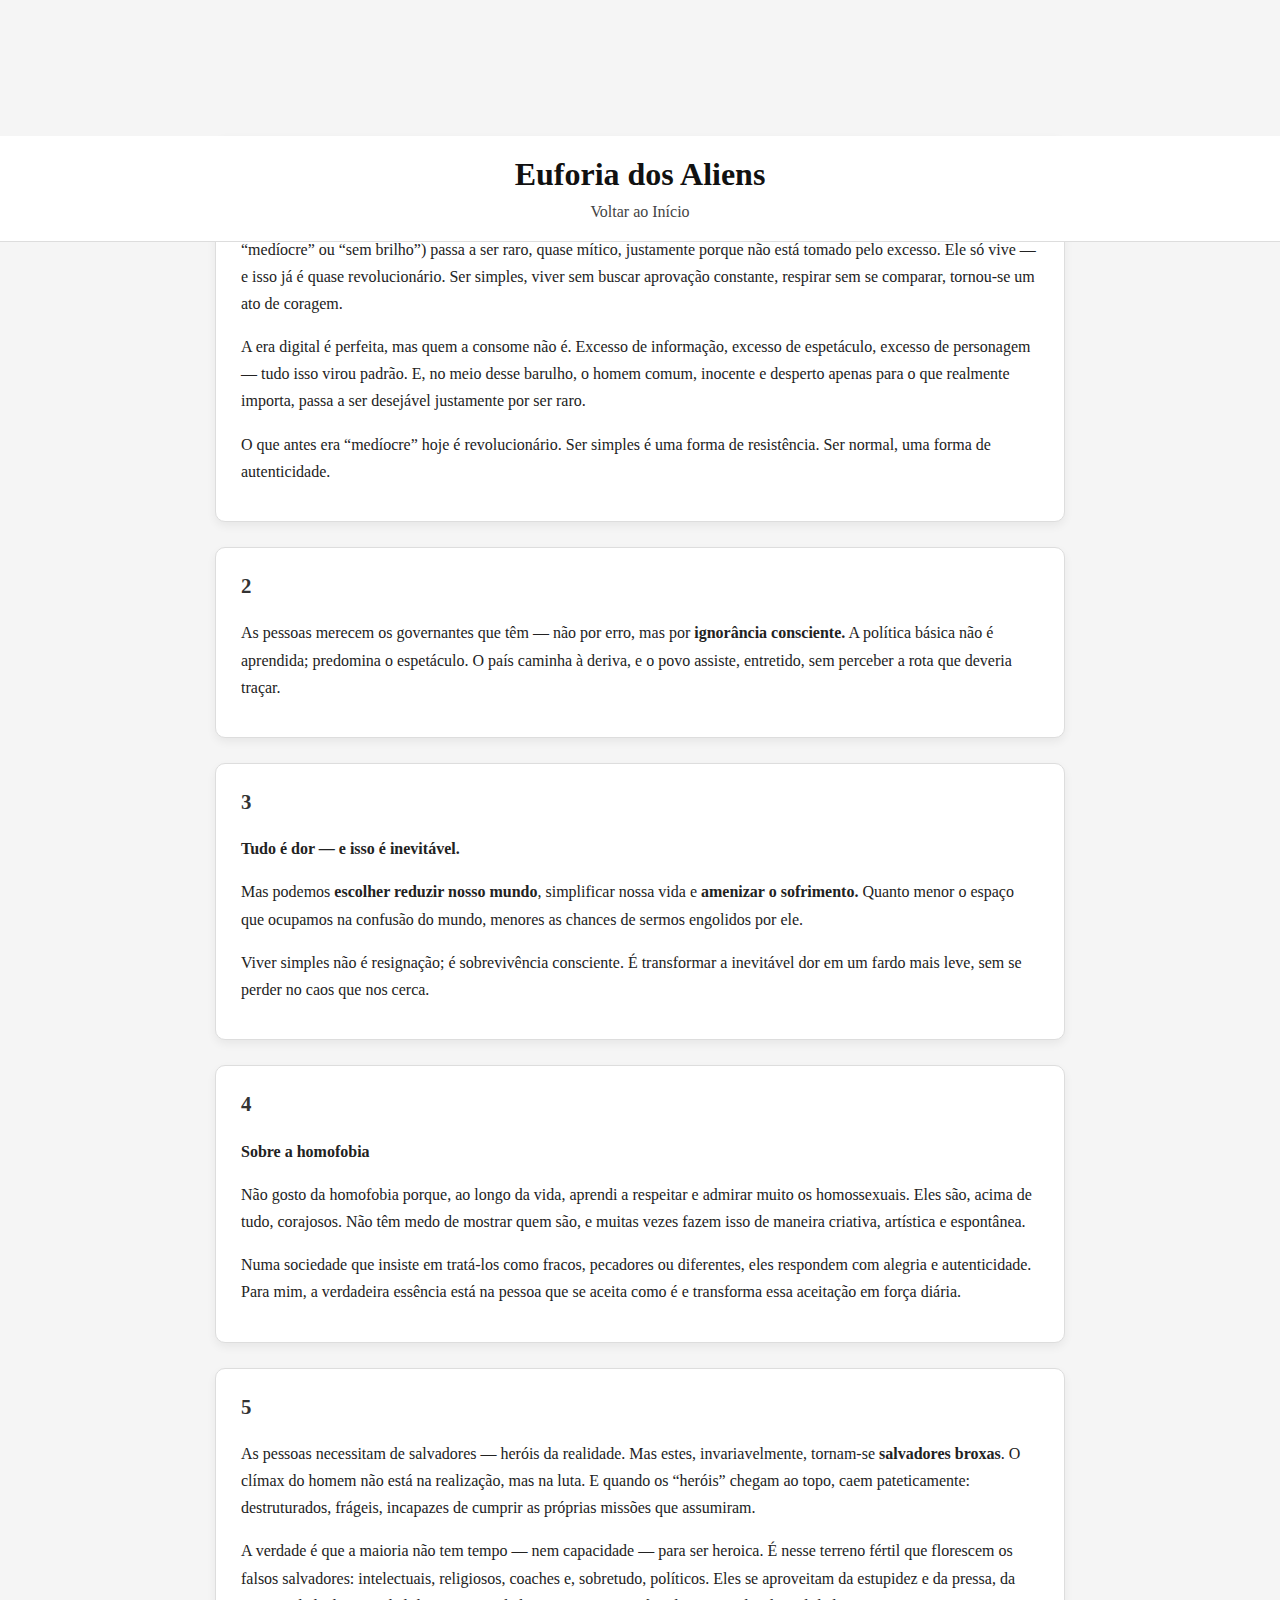
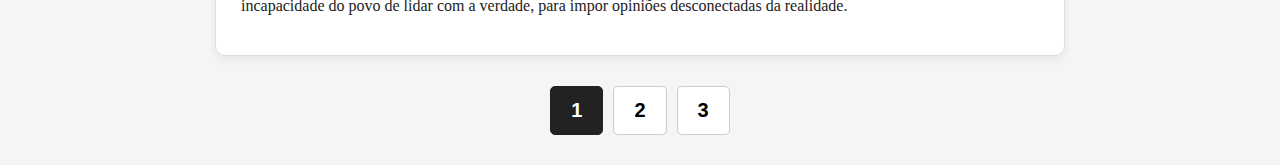
<file: index.html>
<!DOCTYPE html>
<html lang="pt-BR">
<head>
  <meta charset="UTF-8">
  <meta name="viewport" content="width=device-width, initial-scale=1.0">
  <title>Euforia dos Aliens</title>
  
  <meta name="description" content="Um espaço para reflexões sobre a sociedade, a vida e o comportamento humano.">
  <meta name="keywords" content="filosofia, pensamentos, reflexões, sociedade, política">

  <link rel="stylesheet" href="style.css">
</head>
<body>

<header>
  <h1>Euforia dos Aliens</h1>
  <nav>
    <a href="#top">Voltar ao Início</a>
  </nav>
</header>

<main id="thoughts-container">

  <div class="thought" data-index="1">
    <h2>1</h2>
    <p>Hoje, percebi algo curioso: nesta geração, ser comum se tornou raro. O homem comum (aquele que antes seria considerado “medíocre” ou “sem brilho”) passa a ser raro, quase mítico, justamente porque não está tomado pelo excesso. Ele só vive — e isso já é quase revolucionário. Ser simples, viver sem buscar aprovação constante, respirar sem se comparar, tornou-se um ato de coragem.</p>
    <p>A era digital é perfeita, mas quem a consome não é. Excesso de informação, excesso de espetáculo, excesso de personagem — tudo isso virou padrão. E, no meio desse barulho, o homem comum, inocente e desperto apenas para o que realmente importa, passa a ser desejável justamente por ser raro.</p>
    <p>O que antes era “medíocre” hoje é revolucionário. Ser simples é uma forma de resistência. Ser normal, uma forma de autenticidade.</p>
  </div>

  <div class="thought" data-index="2">
    <h2>2</h2>
    <p>As pessoas merecem os governantes que têm — não por erro, mas por <strong>ignorância consciente.</strong> A política básica não é aprendida; predomina o espetáculo. O país caminha à deriva, e o povo assiste, entretido, sem perceber a rota que deveria traçar.</p>
  </div>

  <div class="thought" data-index="3">
    <h2>3</h2>
    <p><strong>Tudo é dor — e isso é inevitável.</strong></p>
    <p>Mas podemos <strong>escolher reduzir nosso mundo</strong>, simplificar nossa vida e <strong>amenizar o sofrimento.</strong> Quanto menor o espaço que ocupamos na confusão do mundo, menores as chances de sermos engolidos por ele.</p>
    <p>Viver simples não é resignação; é sobrevivência consciente. É transformar a inevitável dor em um fardo mais leve, sem se perder no caos que nos cerca.</p>
  </div>

  <div class="thought" data-index="4">
    <h2>4</h2>
    <p><strong>Sobre a homofobia</strong></p>
    <p>Não gosto da homofobia porque, ao longo da vida, aprendi a respeitar e admirar muito os homossexuais. Eles são, acima de tudo, corajosos. Não têm medo de mostrar quem são, e muitas vezes fazem isso de maneira criativa, artística e espontânea.</p>
    <p>Numa sociedade que insiste em tratá-los como fracos, pecadores ou diferentes, eles respondem com alegria e autenticidade. Para mim, a verdadeira essência está na pessoa que se aceita como é e transforma essa aceitação em força diária.</p>
  </div>

  <div class="thought" data-index="5">
    <h2>5</h2>
    <p>As pessoas necessitam de salvadores — heróis da realidade. Mas estes, invariavelmente, tornam-se <strong>salvadores broxas</strong>. O clímax do homem não está na realização, mas na luta. E quando os “heróis” chegam ao topo, caem pateticamente: destruturados, frágeis, incapazes de cumprir as próprias missões que assumiram.</p>
    <p>A verdade é que a maioria não tem tempo — nem capacidade — para ser heroica. É nesse terreno fértil que florescem os falsos salvadores: intelectuais, religiosos, coaches e, sobretudo, políticos. Eles se aproveitam da estupidez e da pressa, da incapacidade do povo de lidar com a verdade, para impor opiniões desconectadas da realidade.</p>
  </div>

  <div class="thought" data-index="6">
    <h2>6</h2>
    <p>Uma república ideal para o Brasil seria organizada com base em <strong>meritocracia seletiva</strong>. Pessoas realmente qualificadas seriam colocadas em posições específicas de acordo com suas habilidades, não escolhidas pelo voto popular, mas por aqueles com discernimento para selecionar os mais aptos. Em vez de um líder eleito pelo povo indicar pessoas de sua confiança, o maior especialista em saúde ocuparia o Ministério da Saúde, o militar mais capacitado seria promovido a capitão, e assim sucessivamente, garantindo que cada função fosse preenchida por quem realmente entende dela.</p>
  </div>

  <div class="thought" data-index="7">
    <h2>7</h2>
    <p>As festas modernas me parecem vazias. Antigamente, elas tinham um propósito: honrar a vida, a natureza, os deuses, a juventude. Imagino como seria se recuperássemos esse sentido: uma festa inspirada na Grécia Antiga, com comidas e bebidas típicas da época; se fosse aniversário, o ideal seriam guloseimas — mesmo quando adultos —, pois os doces e essa leve “infantilização” nos remetem à juventude e trazem um conforto especial. Nas eras aristocráticas ou renascentistas, as festas tinham um objetivo em si mesmas: celebrar o pôr do sol, a lua, uma deusa, ou simplesmente a vida. Hoje, parecem ter virado apenas desculpas para beber... E o pior: nem criaram uma festa dedicada só às bebidas, que ao menos seria honesta no seu propósito.</p>
  </div>

  <div class="thought" data-index="8">
    <h2>8</h2>
    <p>Muitos se envergonham da profissão que exercem e sonham em abandoná-la, em vez de buscar excelência dentro dela. Não importa se é médico, varredor de rua ou prostituta — em cada ofício há espaço para ser o melhor de si mesmo. Mas, ao negar o próprio papel, a pessoa se apequena. Prefere desistir a transformar sua condição em força. Talvez a verdadeira dignidade esteja menos em mudar de trabalho, e mais em afirmar-se no que se é.</p>
  </div>

  <div class="thought" data-index="9">
    <h2>9</h2>
    <p>A paixão amorosa é uma ilusão criada pela espécie para enganar o indivíduo e força-lo a servir seus propósitos. Uma vez satisfeito o instinto - ou seja, uma vez consumada a união sexual para fins reprodutivos - a ilusão se desfaz. O gozo masculino por vez consumado, nada lhe resta que a rejeição, o distanciamento da parceira. Homem e Mulher - ferramentas da espécie, o que parecia um sentimento sublime revela-se como simples atração instintiva, e o amante muitas vezes se vê infeliz, decepcionado, até mesmo acorrentado a alguém com quem não tem qualquer afinidade real.</p>
  </div>
  
  <div class="thought" data-index="10">
    <h2>10</h2>
    <p>Entre as virtudes que sustentam uma nação, a mais rara é a temperança — o princípio que governa todos os outros. Vivem entre nós ricos e pobres, jovens e velhos, fortes e frágeis; e, em nosso Estado, uns parecem dominar enquanto outros obedecem. Mas a temperança não escolhe lado: ela habita ambas as partes. Se um dia o Estado fosse sua morada, haveria harmonia mesmo entre as diferenças mais profundas, e o conflito se tornaria equilíbrio.</p>
  </div>

  <div class="thought" data-index="11">
    <h2>11</h2>
    <p>Há aqueles que não enxergam além do que está diante de seus olhos. Limitam-se ao pequeno círculo de um grupo, de uma seita ou de uma classe, e ali constroem o seu mundo. Não têm interesses universais, apenas os próprios, e nenhum princípio verdadeiro, senão o reflexo das opiniões daqueles que pensam igual. Homens assim vivem num espaço estreito, incapazes de compreender o todo, e por isso confundem o costume com a verdade, a aprovação com a virtude. O que não pertence ao seu círculo lhes parece falso; o que não serve aos seus, lhes parece inútil. São cegos que acreditam ver, porque nunca olharam para o horizonte.</p>
  </div>

</main>

<nav class="pagination" id="pagination"></nav>

<script src="script.js"></script>

</body>
</html>
</file>
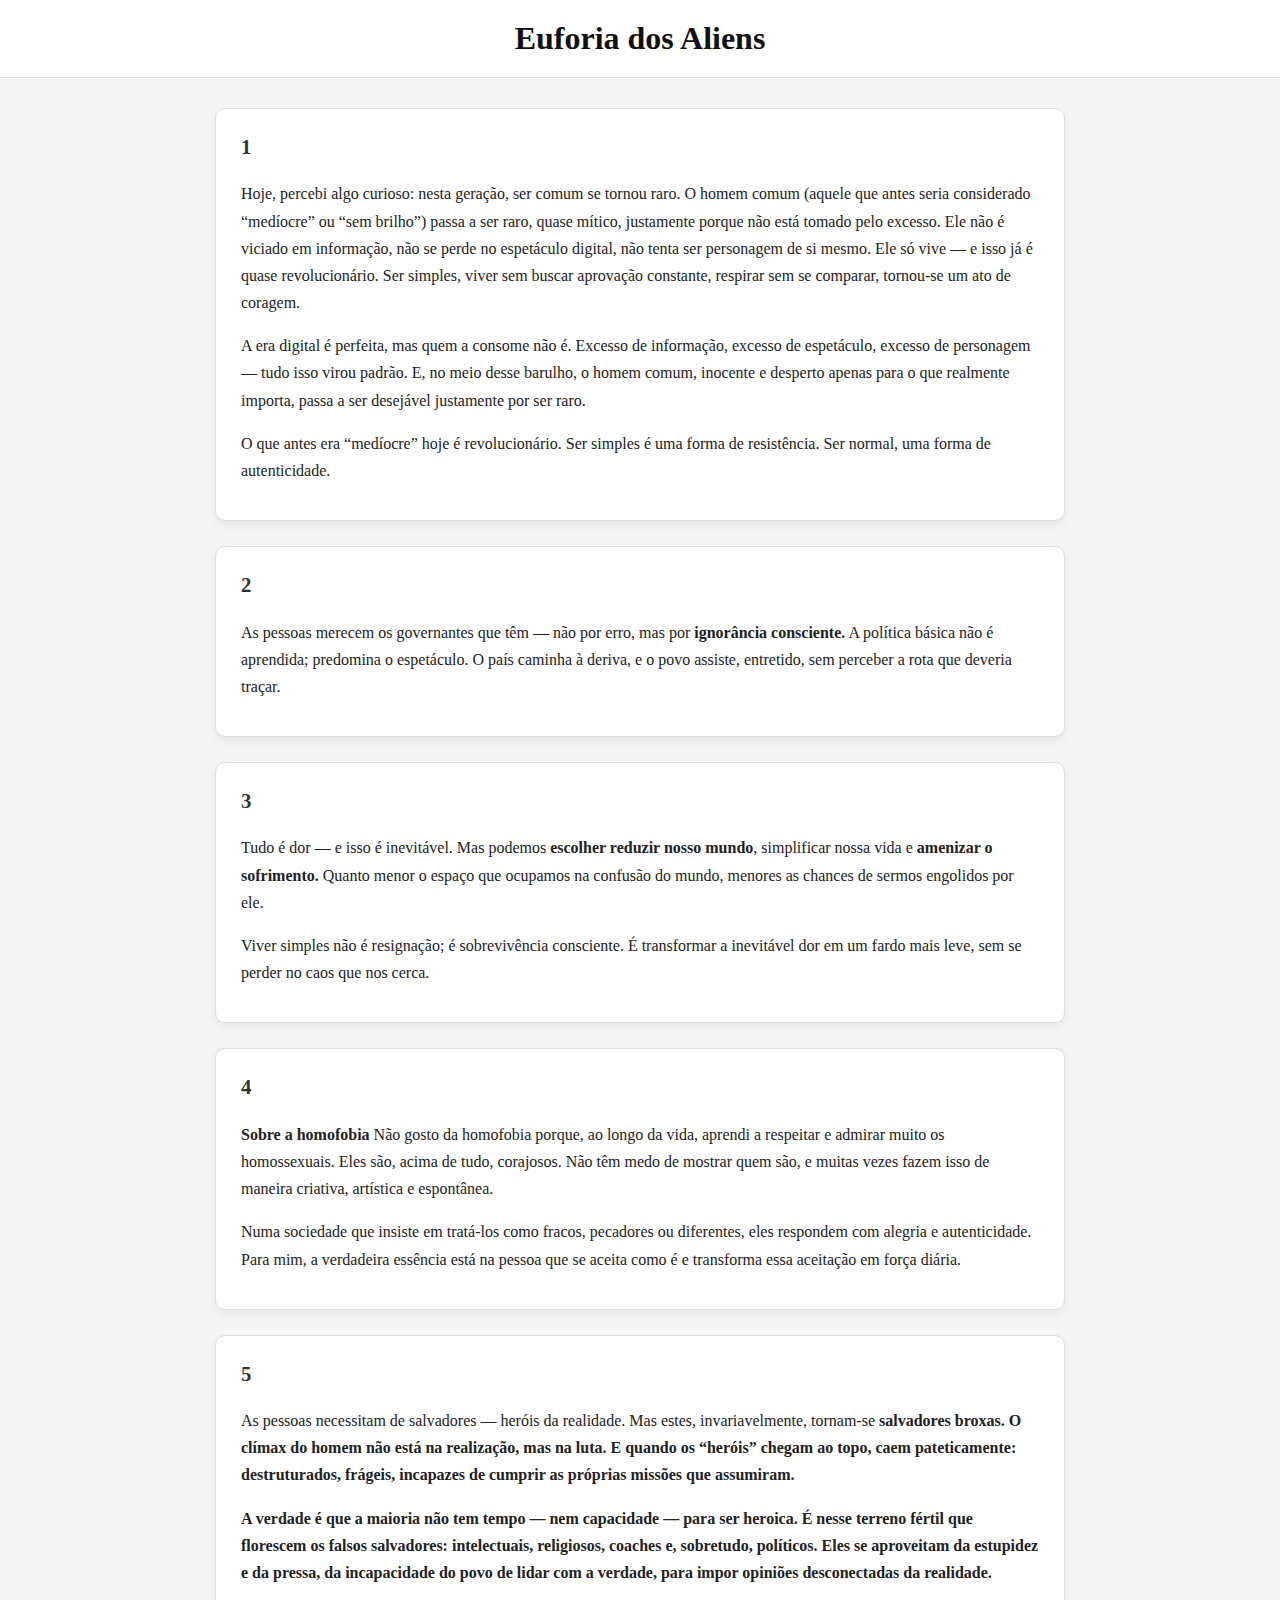
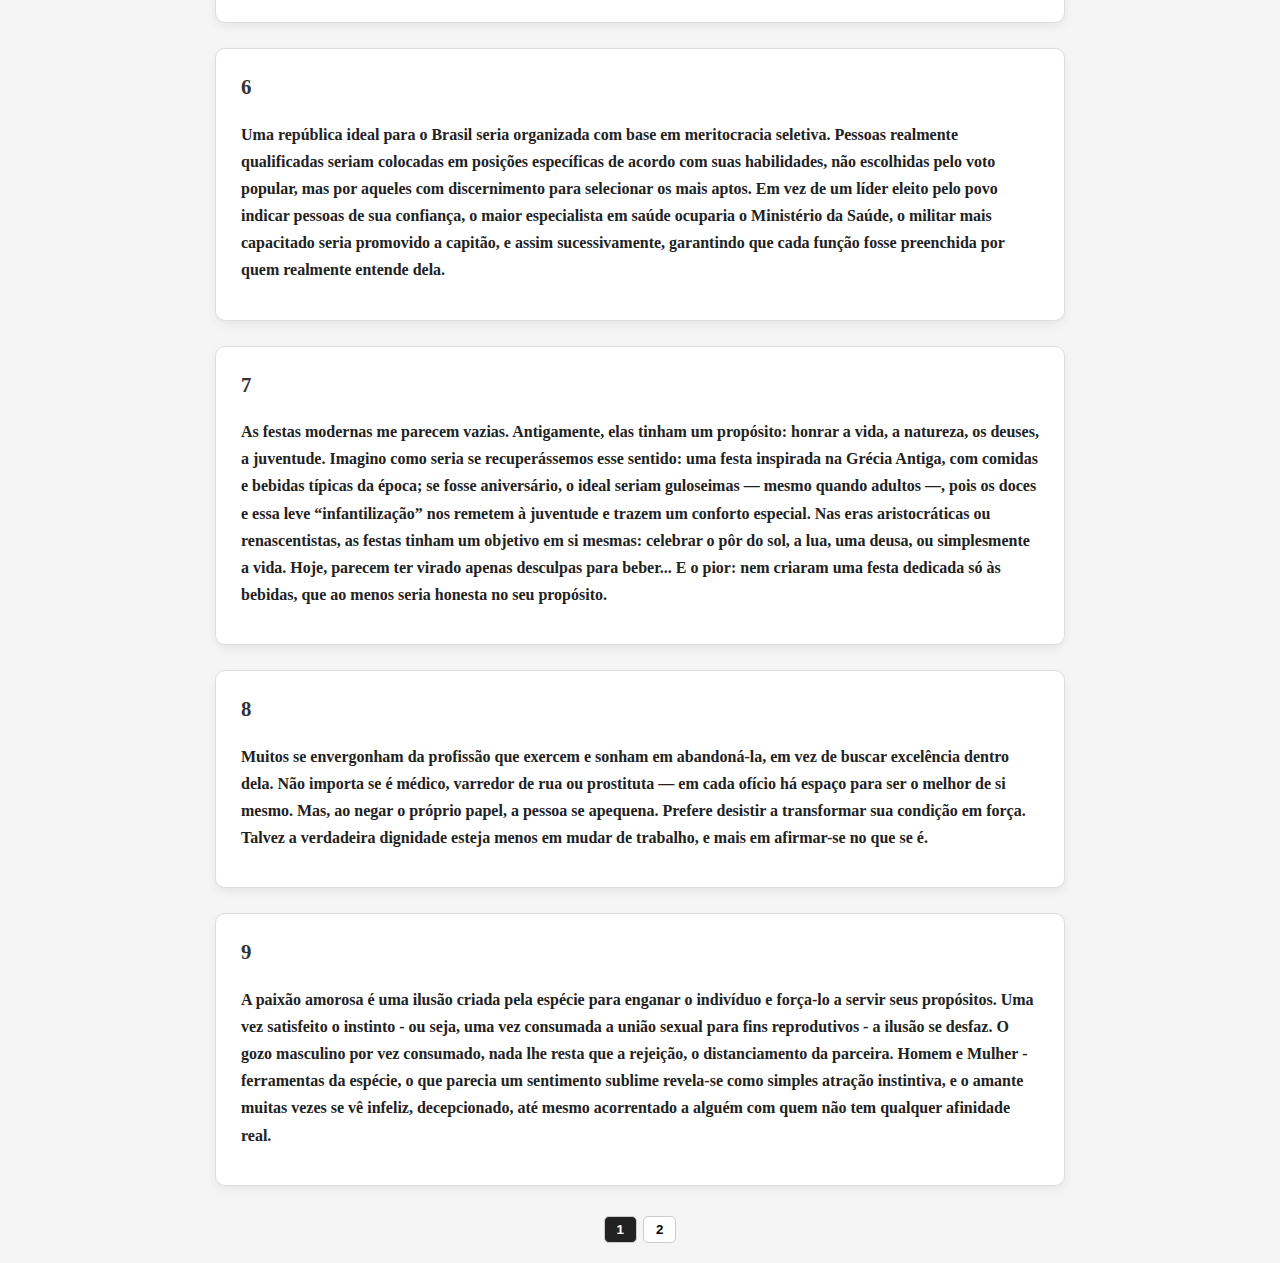
<file: index.html.html>
<!DOCTYPE html>
<html lang="pt-BR">
<head>
<meta charset="UTF-8">
<title>Euforia dos Aliens</title>
<style>
  body {
    font-family: Georgia, serif;
    background-color: #f5f5f5;
    color: #222;
    margin: 0;
    padding: 0;
  }

  header {
    background-color: #fff;
    padding: 20px;
    text-align: center;
    border-bottom: 1px solid #ddd;
    position: sticky;
    top: 0;
    z-index: 1000;
  }

  header h1 {
    margin: 0;
    font-size: 2em;
    color: #111;
  }

  main {
    max-width: 850px;
    margin: 30px auto;
    padding: 0 15px;
  }

  .thought {
    display: none;
    background-color: #fff;
    border: 1px solid #ddd;
    border-radius: 10px;
    padding: 20px 25px;
    margin-bottom: 25px;
    line-height: 1.7;
    box-shadow: 0 4px 10px rgba(0,0,0,0.06);
  }

  .thought h2 {
    margin-top: 0;
    font-size: 1.3em;
    color: #333;
    margin-bottom: 12px;
  }

  nav.pagination {
    text-align: center;
    margin: 20px 0;
  }

  nav.pagination button {
    background: #fff;
    border: 1px solid #ccc;
    margin: 0 3px;
    padding: 5px 12px;
    cursor: pointer;
    border-radius: 5px;
    font-weight: bold;
  }

  nav.pagination button.active {
    background: #222;
    color: #fff;
  }
</style>
</head>
<body>

<header>
  <h1>Euforia dos Aliens</h1>
</header>

<main id="thoughts-container">
  <!-- Todos os pensamentos vão aqui -->
  <div class="thought" data-index="1">
    <h2>1</h2>
    <p>Hoje, percebi algo curioso: nesta geração, ser comum se tornou raro. O homem comum (aquele que antes seria considerado “medíocre” ou “sem brilho”) passa a ser raro, quase mítico, justamente porque não está tomado pelo excesso. Ele não é viciado em informação, não se perde no espetáculo digital, não tenta ser personagem de si mesmo. Ele só vive — e isso já é quase revolucionário. Ser simples, viver sem buscar aprovação constante, respirar sem se comparar, tornou-se um ato de coragem.</p>
    <p>A era digital é perfeita, mas quem a consome não é. Excesso de informação, excesso de espetáculo, excesso de personagem — tudo isso virou padrão. E, no meio desse barulho, o homem comum, inocente e desperto apenas para o que realmente importa, passa a ser desejável justamente por ser raro.</p>
    <p>O que antes era “medíocre” hoje é revolucionário. Ser simples é uma forma de resistência. Ser normal, uma forma de autenticidade.</p>
  </div>

  <div class="thought" data-index="2">
    <h2>2</h2>
    <p>As pessoas merecem os governantes que têm — não por erro, mas por <strong>ignorância consciente.</strong> A política básica não é aprendida; predomina o espetáculo. O país caminha à deriva, e o povo assiste, entretido, sem perceber a rota que deveria traçar.</p>
  </div>

  <div class="thought" data-index="3">
    <h2>3</h2>
    <p>Tudo é dor — e isso é inevitável. Mas podemos <strong>escolher reduzir nosso mundo</strong>, simplificar nossa vida e <strong>amenizar o sofrimento.</strong> Quanto menor o espaço que ocupamos na confusão do mundo, menores as chances de sermos engolidos por ele.</p>
    <p>Viver simples não é resignação; é sobrevivência consciente. É transformar a inevitável dor em um fardo mais leve, sem se perder no caos que nos cerca.</p>
  </div>

  <div class="thought" data-index="4">
    <h2>4</h2>
    <p><strong>Sobre a homofobia</strong> Não gosto da homofobia porque, ao longo da vida, aprendi a respeitar e admirar muito os homossexuais. Eles são, acima de tudo, corajosos. Não têm medo de mostrar quem são, e muitas vezes fazem isso de maneira criativa, artística e espontânea.</p>
    <p>Numa sociedade que insiste em tratá-los como fracos, pecadores ou diferentes, eles respondem com alegria e autenticidade. Para mim, a verdadeira essência está na pessoa que se aceita como é e transforma essa aceitação em força diária.</p>
  </div>

  <div class="thought" data-index="5">
    <h2>5</h2>
    <p>As pessoas necessitam de salvadores — heróis da realidade. Mas estes, invariavelmente, tornam-se <strong>salvadores broxas<strong>. O clímax do homem não está na realização, mas na luta. E quando os “heróis” chegam ao topo, caem pateticamente: destruturados, frágeis, incapazes de cumprir as próprias missões que assumiram.</p>
    <p>A verdade é que a maioria não tem tempo — nem capacidade — para ser heroica. É nesse terreno fértil que florescem os falsos salvadores: intelectuais, religiosos, coaches e, sobretudo, políticos. Eles se aproveitam da estupidez e da pressa, da incapacidade do povo de lidar com a verdade, para impor opiniões desconectadas da realidade.</p>
  </div>

  <div class="thought" data-index="6">
    <h2>6</h2>
    <p>Uma república ideal para o Brasil seria organizada com base em meritocracia seletiva. Pessoas realmente qualificadas seriam colocadas em posições específicas de acordo com suas habilidades, não escolhidas pelo voto popular, mas por aqueles com discernimento para selecionar os mais aptos. Em vez de um líder eleito pelo povo indicar pessoas de sua confiança, o maior especialista em saúde ocuparia o Ministério da Saúde, o militar mais capacitado seria promovido a capitão, e assim sucessivamente, garantindo que cada função fosse preenchida por quem realmente entende dela.</p>
  </div>

  <div class="thought" data-index="7">
    <h2>7</h2>
    <p>As festas modernas me parecem vazias. Antigamente, elas tinham um propósito: honrar a vida, a natureza, os deuses, a juventude. Imagino como seria se recuperássemos esse sentido: uma festa inspirada na Grécia Antiga, com comidas e bebidas típicas da época; se fosse aniversário, o ideal seriam guloseimas — mesmo quando adultos —, pois os doces e essa leve “infantilização” nos remetem à juventude e trazem um conforto especial. Nas eras aristocráticas ou renascentistas, as festas tinham um objetivo em si mesmas: celebrar o pôr do sol, a lua, uma deusa, ou simplesmente a vida. Hoje, parecem ter virado apenas desculpas para beber... E o pior: nem criaram uma festa dedicada só às bebidas, que ao menos seria honesta no seu propósito.</p>
  </div>

  <div class="thought" data-index="8">
    <h2>8</h2>
    <p>Muitos se envergonham da profissão que exercem e sonham em abandoná-la, em vez de buscar excelência dentro dela. Não importa se é médico, varredor de rua ou prostituta — em cada ofício há espaço para ser o melhor de si mesmo. Mas, ao negar o próprio papel, a pessoa se apequena. Prefere desistir a transformar sua condição em força. Talvez a verdadeira dignidade esteja menos em mudar de trabalho, e mais em afirmar-se no que se é.</p>
  </div>

  <div class="thought" data-index="9">
    <h2>9</h2>
    <p>A paixão amorosa é uma ilusão criada pela espécie para enganar o indivíduo e força-lo a servir seus propósitos. Uma vez satisfeito o instinto - ou seja, uma vez consumada a união sexual para fins reprodutivos - a ilusão se desfaz. O gozo masculino por vez consumado, nada lhe resta que a rejeição, o distanciamento da parceira. Homem e Mulher - ferramentas da espécie, o que parecia um sentimento sublime revela-se como simples atração instintiva, e o amante muitas vezes se vê infeliz, decepcionado, até mesmo acorrentado a alguém com quem não tem qualquer afinidade real.</p>
  </div>

  <div class="thought" data-index="10">
    <h2>10</h2>
    <p>A realidade mente com beleza. Tudo o que brilha e parece deslumbrante esconde um perigo, uma dor, algo impossível de suportar de perto. O que chamamos de “belo” é só uma máscara, uma ilusão que nos protege do caos real por trás das coisas. O mar, por exemplo, hipnotiza com sua imensidão, mas devora quem tenta mergulhar fundo demais. A terra encanta, mas essa beleza nasceu de vulcões, desastres e da luta implacável pela sobrevivência. O espaço deslumbra, mas nenhum corpo humano suportaria cinco segundos no vazio absoluto; a mente diante de sua imensidão enlouqueceria. O que julgamos belo é uma ilusão segura, uma aparência que nos mantém fora do insuportável. A beleza, então, é uma mentira necessária — uma aparência que nos mantém fora do insuportável. Assim como uma pintura antiga: de fora, vemos cores e harmonia; habitá-lo seria tormento e desespero.</p>
  </div>

</main>

<nav class="pagination" id="pagination"></nav>

<script>
  const thoughts = document.querySelectorAll('.thought');
  const pagination = document.getElementById('pagination');
  let currentPage = 1;
  const thoughtsPerPage = 9;

  function showPage(page) {
    thoughts.forEach(thought => thought.style.display = 'none');
    const start = (page - 1) * thoughtsPerPage;
    const end = start + thoughtsPerPage;
    for (let i = start; i < end && i < thoughts.length; i++) {
      thoughts[i].style.display = 'block';
    }
    document.querySelectorAll('.pagination button').forEach(btn => btn.classList.remove('active'));
    document.querySelector(`.pagination button[data-page="${page}"]`).classList.add('active');
  }

  for (let i = 1; i <= Math.ceil(thoughts.length / thoughtsPerPage); i++) {
    const btn = document.createElement('button');
    btn.textContent = i;
    btn.dataset.page = i;
    btn.addEventListener('click', () => showPage(i));
    pagination.appendChild(btn);
  }

  showPage(1);
</script>

</body>
</html>
</file>
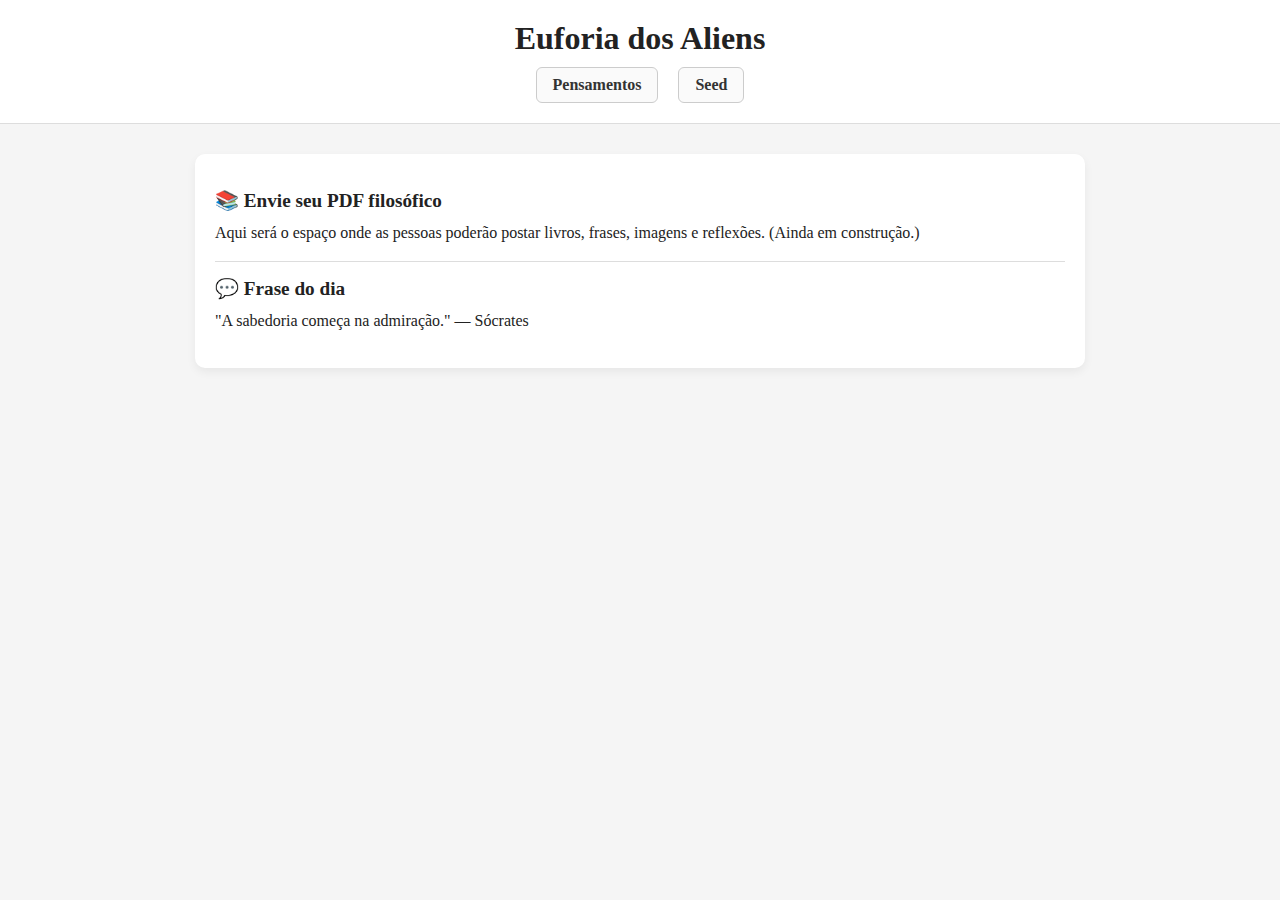
<file: seed.html.html>
<!DOCTYPE html>
<html lang="pt-BR">
<head>
<meta charset="UTF-8">
<title>Seed — Euforia dos Aliens</title>
<style>
  body {
    font-family: Georgia, serif;
    background-color: #f5f5f5;
    color: #222;
    margin: 0;
    padding: 0;
  }

  header {
    background-color: #fff;
    padding: 20px;
    text-align: center;
    border-bottom: 1px solid #ddd;
  }

  header h1 {
    margin: 0;
    font-size: 2em;
  }

  .top-menu {
    margin-top: 10px;
    text-align: center;
  }

  .top-menu a {
    display: inline-block;
    margin: 0 8px;
    padding: 8px 16px;
    text-decoration: none;
    color: #333;
    border: 1px solid #ccc;
    border-radius: 6px;
    background: #fafafa;
    font-weight: bold;
    transition: 0.2s;
  }

  .top-menu a:hover {
    background: #222;
    color: white;
  }

  .container {
    max-width: 850px;
    margin: 30px auto;
    background-color: #fff;
    padding: 20px;
    border-radius: 10px;
    box-shadow: 0 4px 10px rgba(0,0,0,0.06);
  }

  .post {
    border-bottom: 1px solid #ddd;
    padding: 15px 0;
  }

  .post:last-child {
    border-bottom: none;
  }

  .post h2 {
    margin: 0 0 8px;
    font-size: 1.2em;
  }

  .post p {
    margin: 0;
    line-height: 1.6;
  }
</style>
</head>
<body>

<header>
  <h1>Euforia dos Aliens</h1>
  <div class="top-menu">
    <a href="index.html">Pensamentos</a>
    <a href="seed.html" class="active">Seed</a>
  </div>
</header>

<main class="container">
  <div class="post">
    <h2>📚 Envie seu PDF filosófico</h2>
    <p>Aqui será o espaço onde as pessoas poderão postar livros, frases, imagens e reflexões. (Ainda em construção.)</p>
  </div>

  <div class="post">
    <h2>💬 Frase do dia</h2>
    <p>"A sabedoria começa na admiração." — Sócrates</p>
  </div>
</main>

</body>
</html>
</file>
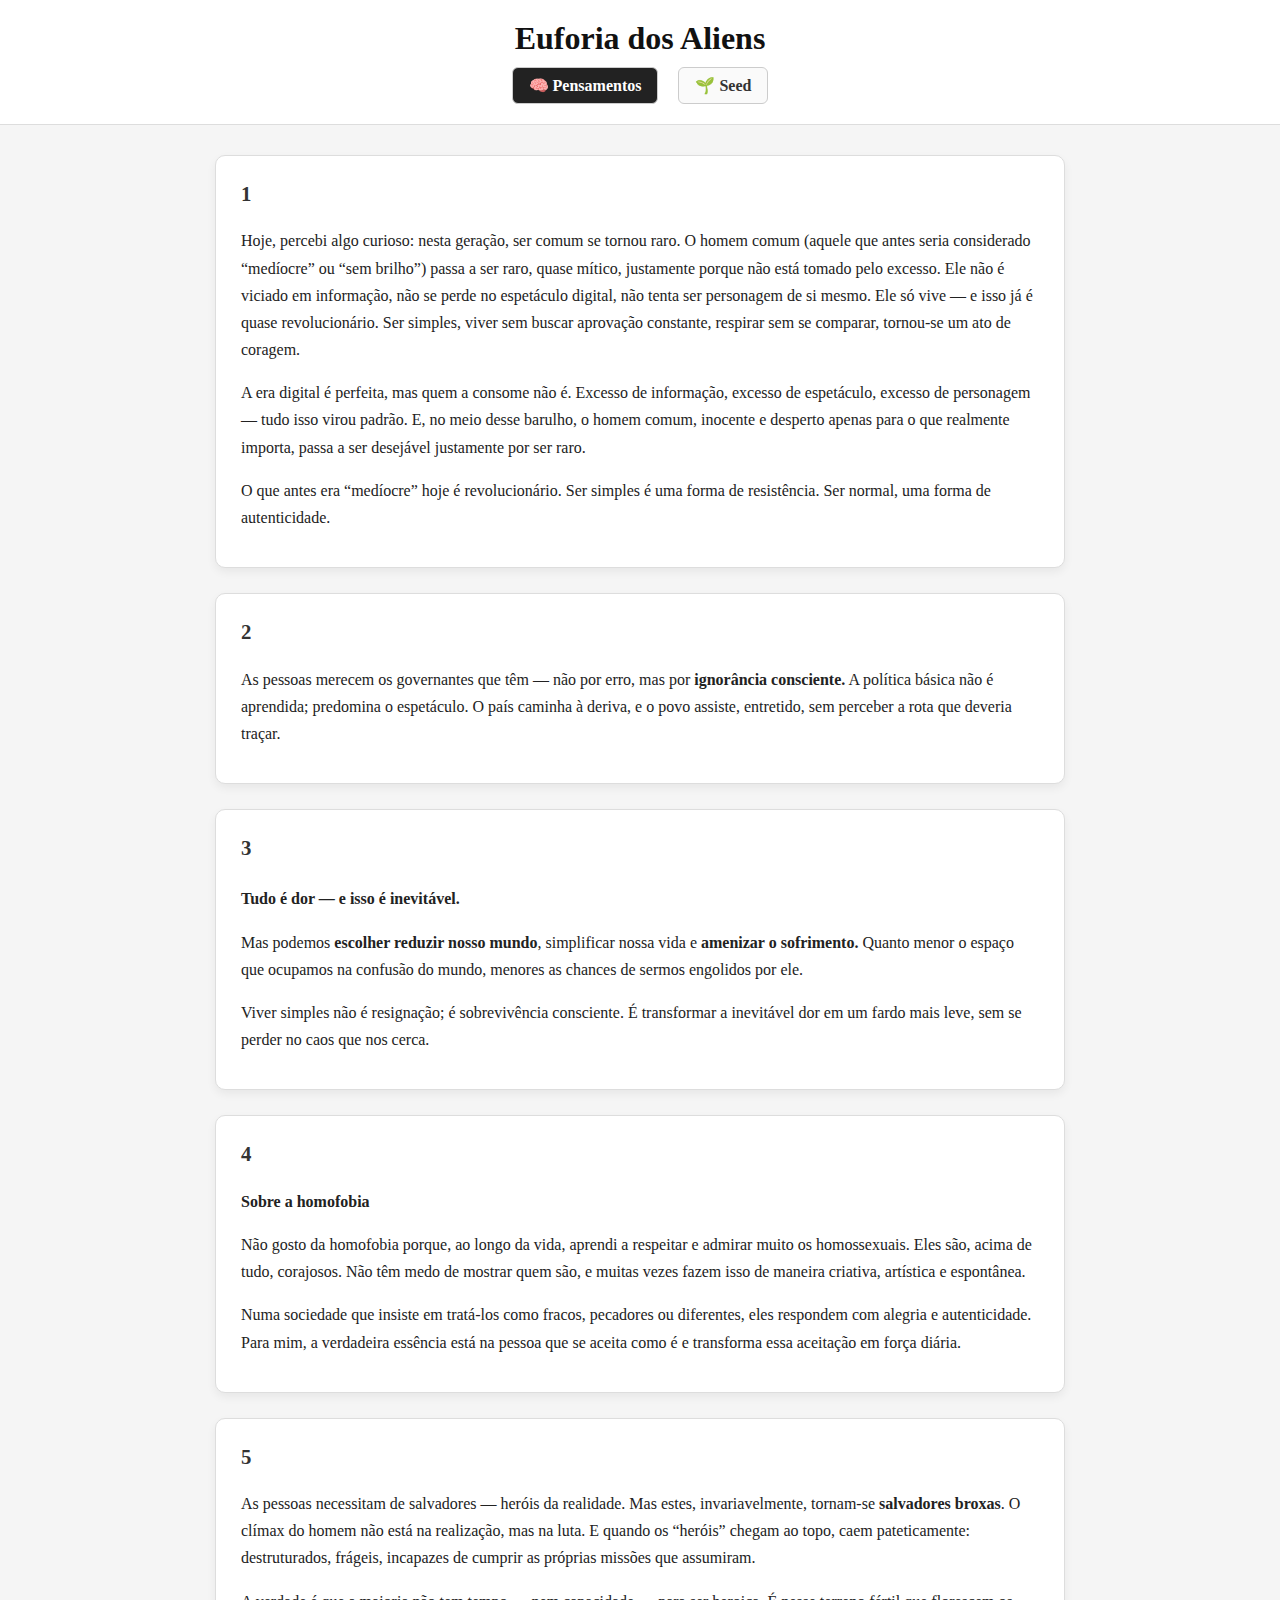
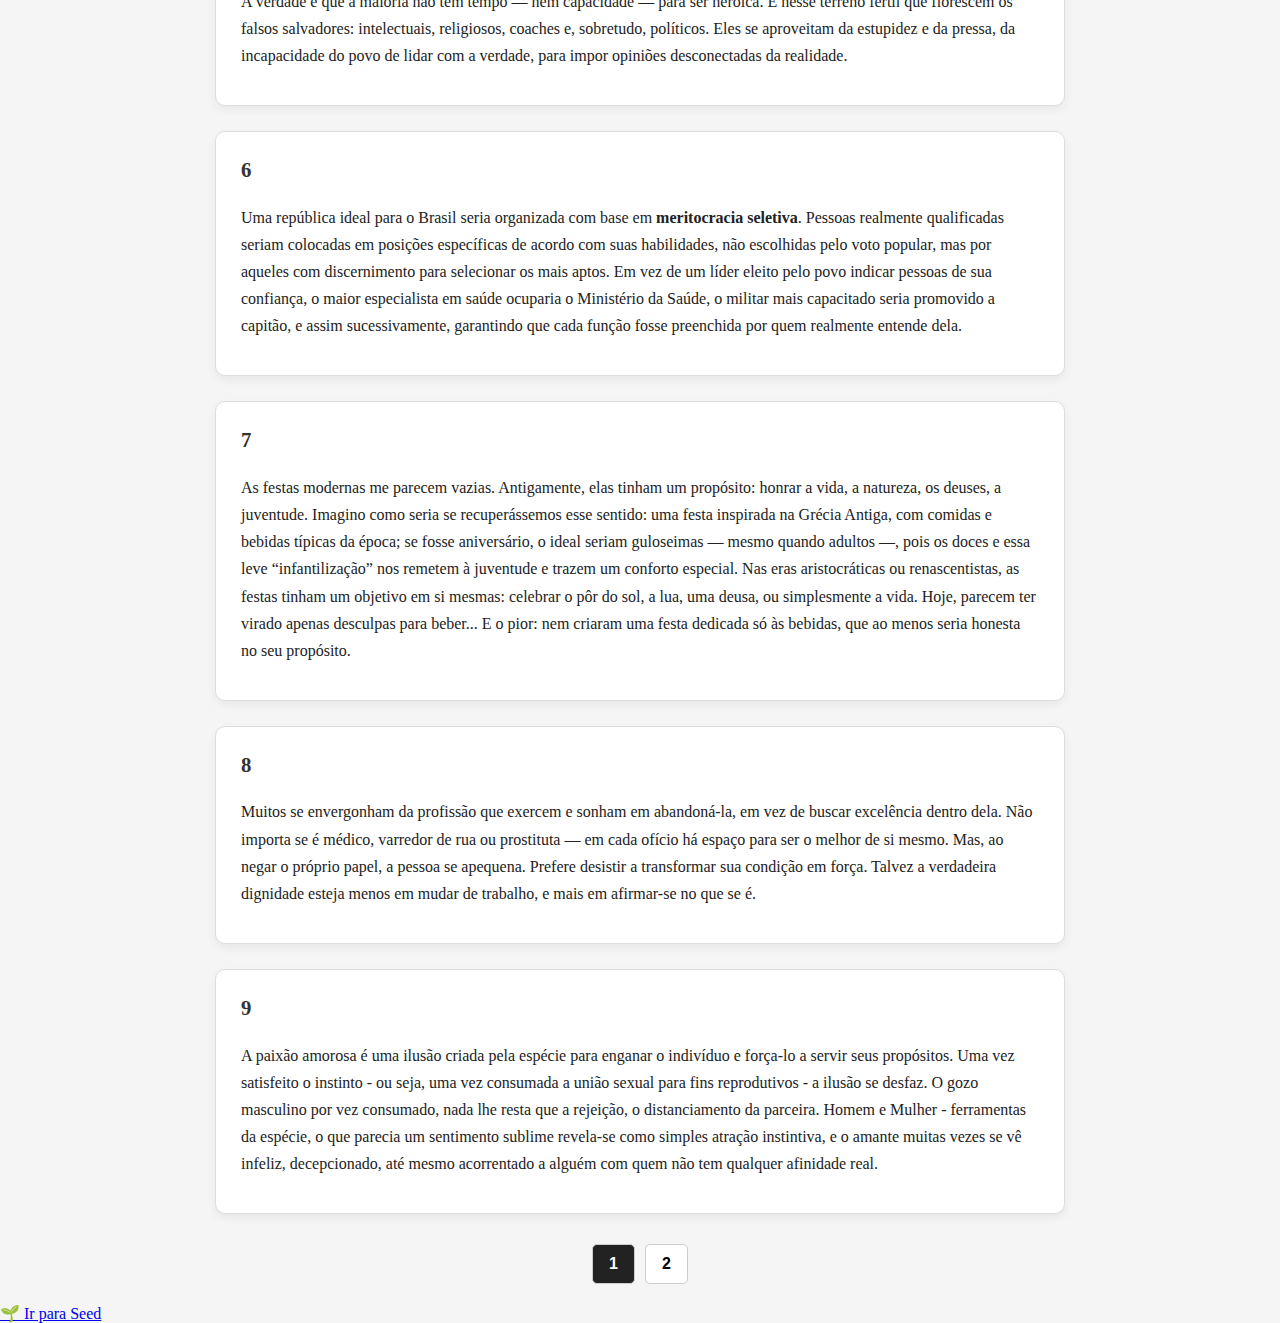
<file: site2.html.html>
<!DOCTYPE html>
<html lang="pt-BR">
<head>
<meta charset="UTF-8">
<title>Euforia dos Aliens</title>
<style>
  body {
    font-family: Georgia, serif;
    background-color: #f5f5f5;
    color: #222;
    margin: 0;
    padding: 0;
  }

  header {
    background-color: #fff;
    padding: 20px;
    text-align: center;
    border-bottom: 1px solid #ddd;
    position: sticky;
    top: 0;
    z-index: 1000;
  }

  header h1 {
    margin: 0;
    font-size: 2em;
    color: #111;
  }
 .top-menu {
    margin-top: 10px;
    text-align: center;
  }

  .top-menu a {
    display: inline-block;
    margin: 0 8px;
    padding: 8px 16px;
    text-decoration: none;
    color: #333;
    border: 1px solid #ccc;
    border-radius: 6px;
    background: #fafafa;
    font-weight: bold;
    transition: 0.2s;
  }

  .top-menu a:hover {
    background: #222;
    color: white;
  }

  .top-menu a.active {
    background: #222;
    color: #fff;
  }
  main {
    max-width: 850px;
    margin: 30px auto;
    padding: 0 15px;
  }

  .thought {
    display: none;
    background-color: #fff;
    border: 1px solid #ddd;
    border-radius: 10px;
    padding: 20px 25px;
    margin-bottom: 25px;
    line-height: 1.7;
    box-shadow: 0 4px 10px rgba(0,0,0,0.06);
  }

  .thought h2 {
    margin-top: 0;
    font-size: 1.3em;
    color: #333;
    margin-bottom: 12px;
  }

  nav.pagination {
    text-align: center;
    margin: 20px 0;
  }

  /*-- ALTERAÇÕES FEITAS AQUI --*/
  nav.pagination button {
    background: #fff;
    border: 1px solid #ccc;
    margin: 0 5px; /* Aumentei um pouco o espaçamento */
    padding: 10px 16px; /* Aumentei o tamanho do botão */
    cursor: pointer;
    border-radius: 5px;
    font-weight: bold;
    font-size: 16px; /* Aumentei o tamanho da fonte (números) */
  }

  nav.pagination button.active {
    background: #222;
    color: #fff;
  }
</style>
</head>
<body>

<header>
  <h1>Euforia dos Aliens</h1>
  <nav class="top-menu">
    <a href="index.html" class="active">🧠 Pensamentos</a>
    <a href="seed.html">🌱 Seed</a>
  </nav>
</header>
<main id="thoughts-container">
  <div class="thought" data-index="1">
    <h2>1</h2>
    <p>Hoje, percebi algo curioso: nesta geração, ser comum se tornou raro. O homem comum (aquele que antes seria considerado “medíocre” ou “sem brilho”) passa a ser raro, quase mítico, justamente porque não está tomado pelo excesso. Ele não é viciado em informação, não se perde no espetáculo digital, não tenta ser personagem de si mesmo. Ele só vive — e isso já é quase revolucionário. Ser simples, viver sem buscar aprovação constante, respirar sem se comparar, tornou-se um ato de coragem.</p>
    <p>A era digital é perfeita, mas quem a consome não é. Excesso de informação, excesso de espetáculo, excesso de personagem — tudo isso virou padrão. E, no meio desse barulho, o homem comum, inocente e desperto apenas para o que realmente importa, passa a ser desejável justamente por ser raro.</p>
    <p>O que antes era “medíocre” hoje é revolucionário. Ser simples é uma forma de resistência. Ser normal, uma forma de autenticidade.</p>
  </div>

  <div class="thought" data-index="2">
    <h2>2</h2>
    <p>As pessoas merecem os governantes que têm — não por erro, mas por <strong>ignorância consciente.</strong> A política básica não é aprendida; predomina o espetáculo. O país caminha à deriva, e o povo assiste, entretido, sem perceber a rota que deveria traçar.</p>
  </div>

  <div class="thought" data-index="3">
    <h2>3</h2>
  <p style="margin-top:20px;"><strong>Tudo é dor — e isso é inevitável.</strong></p>
  <p>Mas podemos <strong>escolher reduzir nosso mundo</strong>, simplificar nossa vida e <strong>amenizar o sofrimento.</strong> Quanto menor o espaço que ocupamos na confusão do mundo, menores as chances de sermos engolidos por ele.</p>
  <p>Viver simples não é resignação; é sobrevivência consciente. É transformar a inevitável dor em um fardo mais leve, sem se perder no caos que nos cerca.</p>
  </div>

  <div class="thought" data-index="4">
    <h2>4</h2>
    <p><strong>Sobre a homofobia</strong></p>
  <p>Não gosto da homofobia porque, ao longo da vida, aprendi a respeitar e admirar muito os homossexuais. Eles são, acima de tudo, corajosos. Não têm medo de mostrar quem são, e muitas vezes fazem isso de maneira criativa, artística e espontânea.</p>
  <p>Numa sociedade que insiste em tratá-los como fracos, pecadores ou diferentes, eles respondem com alegria e autenticidade. Para mim, a verdadeira essência está na pessoa que se aceita como é e transforma essa aceitação em força diária.</p>
  </div>

  <div class="thought" data-index="5">
    <h2>5</h2>
    <p>As pessoas necessitam de salvadores — heróis da realidade. Mas estes, invariavelmente, tornam-se <strong>salvadores broxas</strong>. O clímax do homem não está na realização, mas na luta. E quando os “heróis” chegam ao topo, caem pateticamente: destruturados, frágeis, incapazes de cumprir as próprias missões que assumiram.</p>
    <p>A verdade é que a maioria não tem tempo — nem capacidade — para ser heroica. É nesse terreno fértil que florescem os falsos salvadores: intelectuais, religiosos, coaches e, sobretudo, políticos. Eles se aproveitam da estupidez e da pressa, da incapacidade do povo de lidar com a verdade, para impor opiniões desconectadas da realidade.</p>
  </div>

  <div class="thought" data-index="6">
    <h2>6</h2>
    <p>Uma república ideal para o Brasil seria organizada com base em <strong>meritocracia seletiva</strong>. Pessoas realmente qualificadas seriam colocadas em posições específicas de acordo com suas habilidades, não escolhidas pelo voto popular, mas por aqueles com discernimento para selecionar os mais aptos. Em vez de um líder eleito pelo povo indicar pessoas de sua confiança, o maior especialista em saúde ocuparia o Ministério da Saúde, o militar mais capacitado seria promovido a capitão, e assim sucessivamente, garantindo que cada função fosse preenchida por quem realmente entende dela.</p>
  </div>

  <div class="thought" data-index="7">
    <h2>7</h2>
    <p>As festas modernas me parecem vazias. Antigamente, elas tinham um propósito: honrar a vida, a natureza, os deuses, a juventude. Imagino como seria se recuperássemos esse sentido: uma festa inspirada na Grécia Antiga, com comidas e bebidas típicas da época; se fosse aniversário, o ideal seriam guloseimas — mesmo quando adultos —, pois os doces e essa leve “infantilização” nos remetem à juventude e trazem um conforto especial. Nas eras aristocráticas ou renascentistas, as festas tinham um objetivo em si mesmas: celebrar o pôr do sol, a lua, uma deusa, ou simplesmente a vida. Hoje, parecem ter virado apenas desculpas para beber... E o pior: nem criaram uma festa dedicada só às bebidas, que ao menos seria honesta no seu propósito.</p>
  </div>

  <div class="thought" data-index="8">
    <h2>8</h2>
    <p>Muitos se envergonham da profissão que exercem e sonham em abandoná-la, em vez de buscar excelência dentro dela. Não importa se é médico, varredor de rua ou prostituta — em cada ofício há espaço para ser o melhor de si mesmo. Mas, ao negar o próprio papel, a pessoa se apequena. Prefere desistir a transformar sua condição em força. Talvez a verdadeira dignidade esteja menos em mudar de trabalho, e mais em afirmar-se no que se é.</p>
  </div>

  <div class="thought" data-index="9">
    <h2>9</h2>
    <p>A paixão amorosa é uma ilusão criada pela espécie para enganar o indivíduo e força-lo a servir seus propósitos. Uma vez satisfeito o instinto - ou seja, uma vez consumada a união sexual para fins reprodutivos - a ilusão se desfaz. O gozo masculino por vez consumado, nada lhe resta que a rejeição, o distanciamento da parceira. Homem e Mulher - ferramentas da espécie, o que parecia um sentimento sublime revela-se como simples atração instintiva, e o amante muitas vezes se vê infeliz, decepcionado, até mesmo acorrentado a alguém com quem não tem qualquer afinidade real.</p>
  </div>

  <div class="thought" data-index="10">
    <h2>10</h2>
    <p>A realidade mente com beleza. Tudo o que brilha e parece deslumbrante esconde um perigo, uma dor, algo impossível de suportar de perto. O que chamamos de “belo” é só uma máscara, uma ilusão que nos protege do caos real por trás das coisas. O mar, por exemplo, hipnotiza com sua imensidão, mas devora quem tenta mergulhar fundo demais. A terra encanta, mas essa beleza nasceu de vulcões, desastres e da luta implacável pela sobrevivência. O espaço deslumbra, mas nenhum corpo humano suportaria cinco segundos no vazio absoluto; a mente diante de sua imensidão enlouqueceria. O que julgamos belo é uma ilusão segura, uma aparência que nos mantém fora do insuportável. A beleza, então, é uma mentira necessária — uma aparência que nos mantém fora do insuportável. Assim como uma pintura antiga: de fora, vemos cores e harmonia; habitá-lo seria tormento e desespero.</p>
  </div>

</main>

<nav class="pagination" id="pagination"></nav>

<script>
  const thoughts = document.querySelectorAll('.thought');
  const pagination = document.getElementById('pagination');
  let currentPage = 1;
  const thoughtsPerPage = 9;

  function showPage(page) {
    thoughts.forEach(thought => thought.style.display = 'none');
    const start = (page - 1) * thoughtsPerPage;
    const end = start + thoughtsPerPage;
    for (let i = start; i < end && i < thoughts.length; i++) {
      thoughts[i].style.display = 'block';
    }
    document.querySelectorAll('.pagination button').forEach(btn => btn.classList.remove('active'));
    document.querySelector(`.pagination button[data-page="${page}"]`).classList.add('active');
  }

  for (let i = 1; i <= Math.ceil(thoughts.length / thoughtsPerPage); i++) {
    const btn = document.createElement('button');
    btn.textContent = i;
    btn.dataset.page = i;
    btn.addEventListener('click', () => showPage(i));
    pagination.appendChild(btn);
  }

  showPage(1);
</script>

</body>
</html>

<a href="seed.html">🌱 Ir para Seed</a>
</file>
<file: style.css>
body {
  font-family: Georgia, serif;
  background-color: #f5f5f5;
  color: #222;
  margin: 0;
  padding: 0;
}

header {
  background-color: #fff;
  padding: 20px;
  text-align: center;
  border-bottom: 1px solid #ddd;
  position: sticky;
  top: 0;
  z-index: 1000;
}

header h1 {
  margin: 0;
  font-size: 2em;
  color: #111;
}

header nav {
  margin-top: 10px;
}
header nav a {
  text-decoration: none;
  color: #444;
  font-weight: 500;
  padding: 5px 10px;
}
header nav a:hover {
  color: #111;
}

main {
  max-width: 850px;
  margin: 30px auto;
  padding: 0 15px;
}

.thought {
  display: none;
  background-color: #fff;
  border: 1px solid #ddd;
  border-radius: 10px;
  padding: 20px 25px;
  margin-bottom: 25px;
  line-height: 1.7;
  box-shadow: 0 4px 10px rgba(0,0,0,0.06);
}

.thought h2 {
  margin-top: 0;
  font-size: 1.3em;
  color: #333;
  margin-bottom: 12px;
}

nav.pagination {
  text-align: center;
  margin: 30px 0;
  flex-wrap: wrap;
}

nav.pagination button {
  background: #fff;
  border: 1px solid #ccc;
  margin: 0 5px;
  padding: 12px 20px;
  cursor: pointer;
  border-radius: 5px;
  font-weight: bold;
  font-size: 20px; /* tamanho desktop */
  transition: background-color 0.2s, color 0.2s;
}

nav.pagination button:hover {
  background: #e0e0e0;
}

nav.pagination button.active {
  background: #222;
  color: #fff;
  border: 1px solid #222;
}

@media screen and (max-width: 768px) {
  nav.pagination button {
    font-size: 28px; /* maior no celular */
    padding: 14px 24px;
    margin: 5px;
  }
}
</file>
